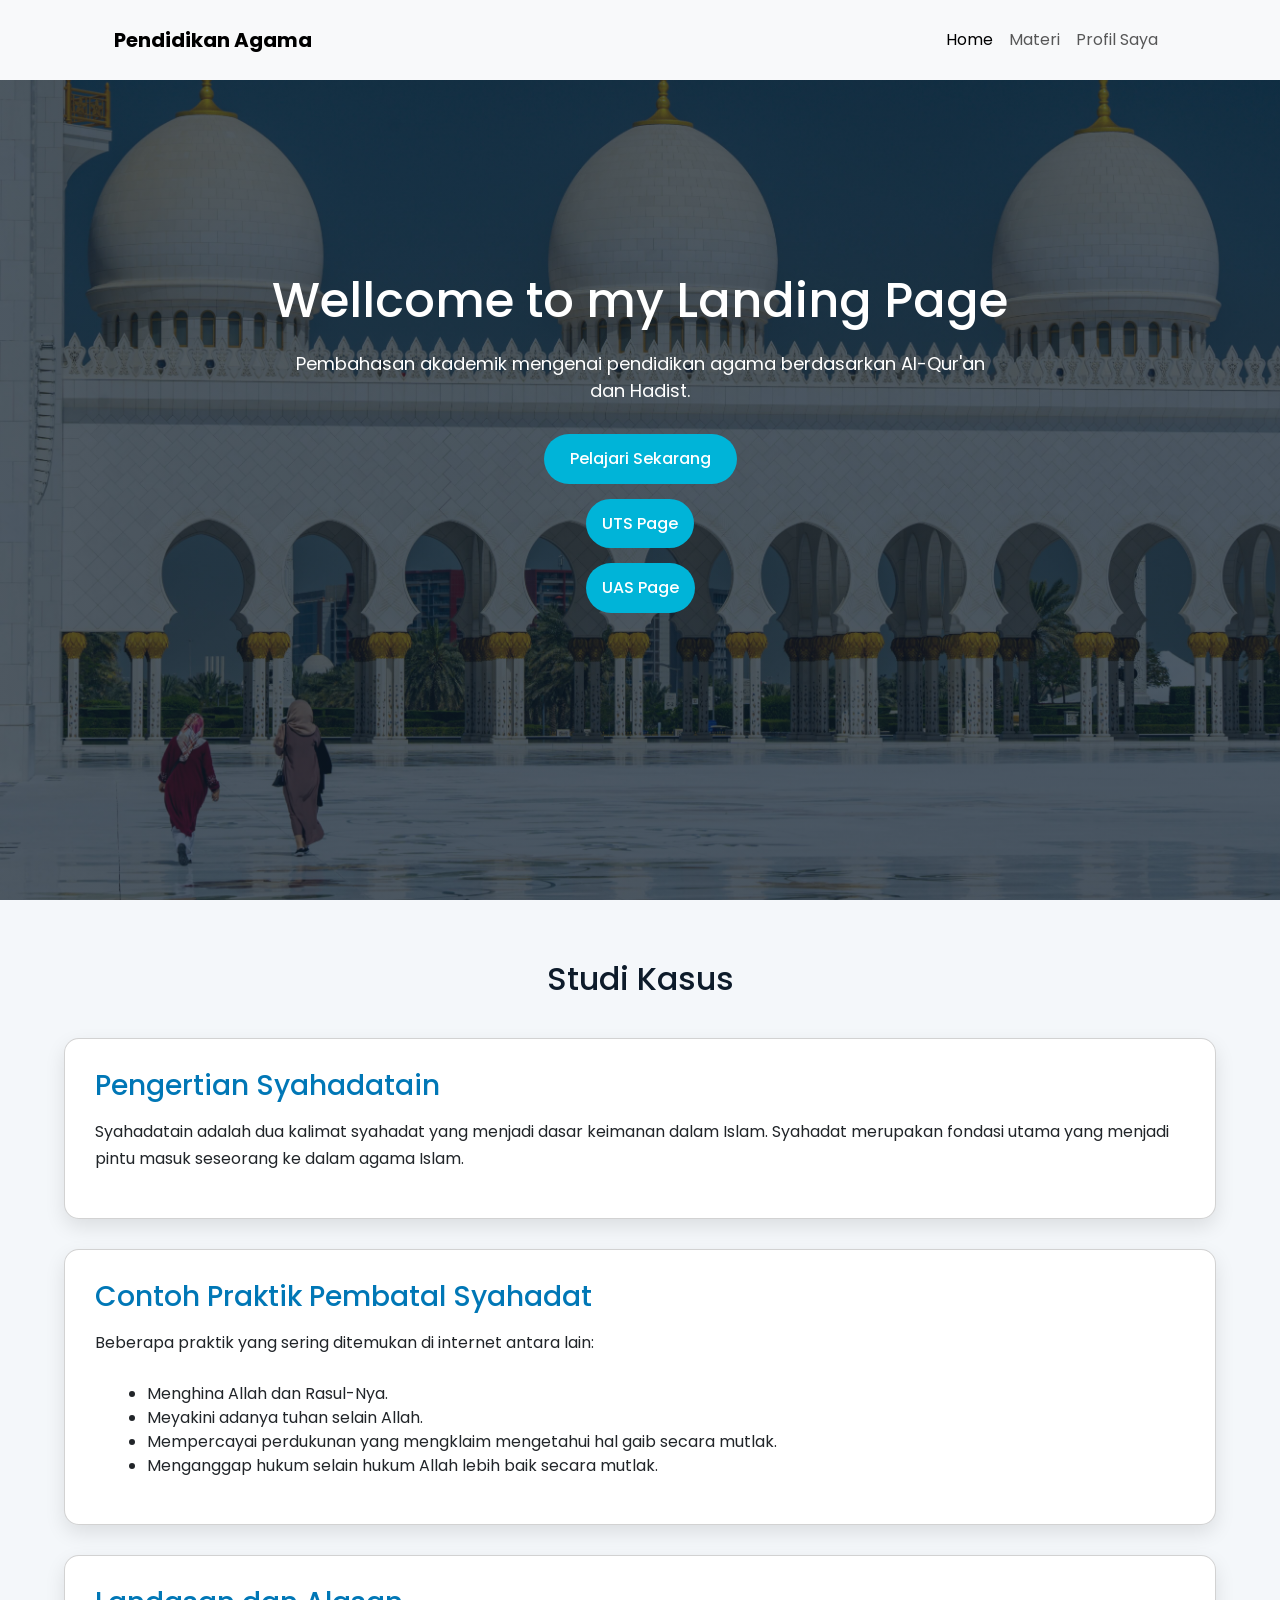
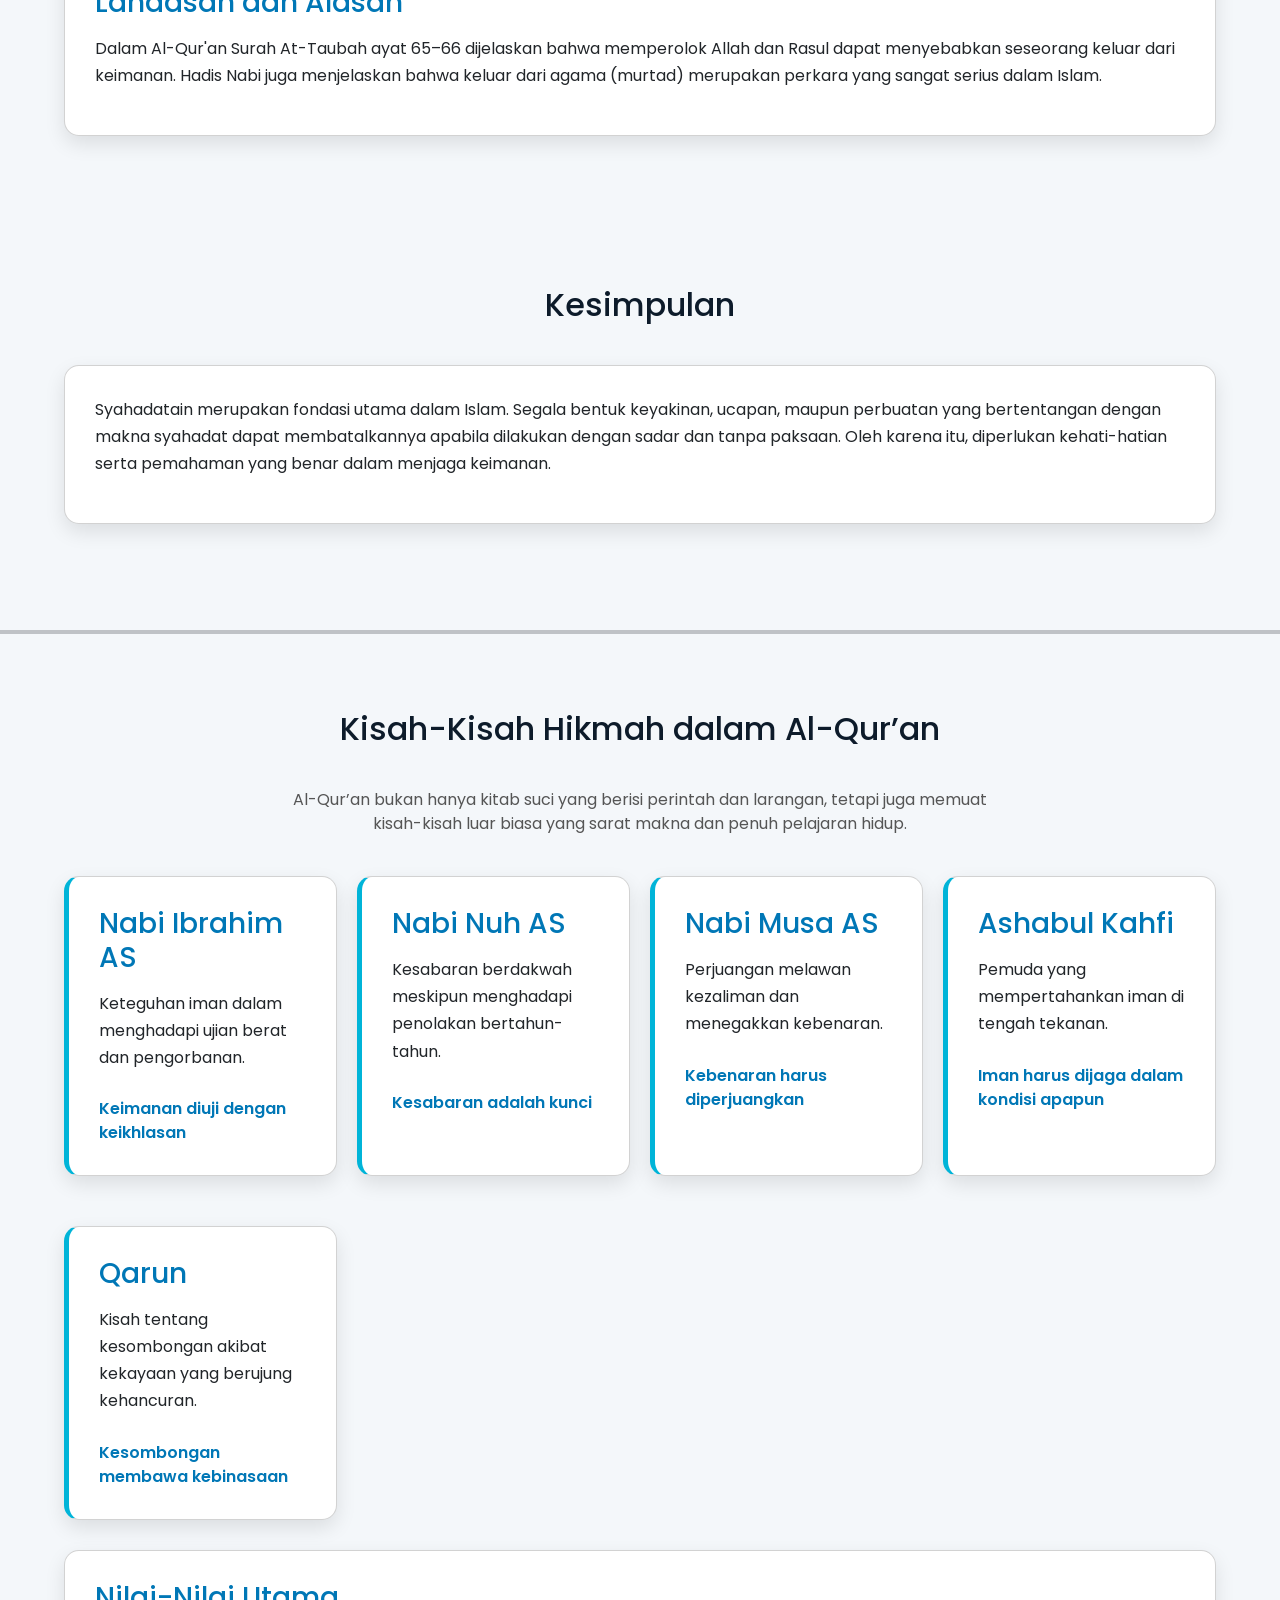
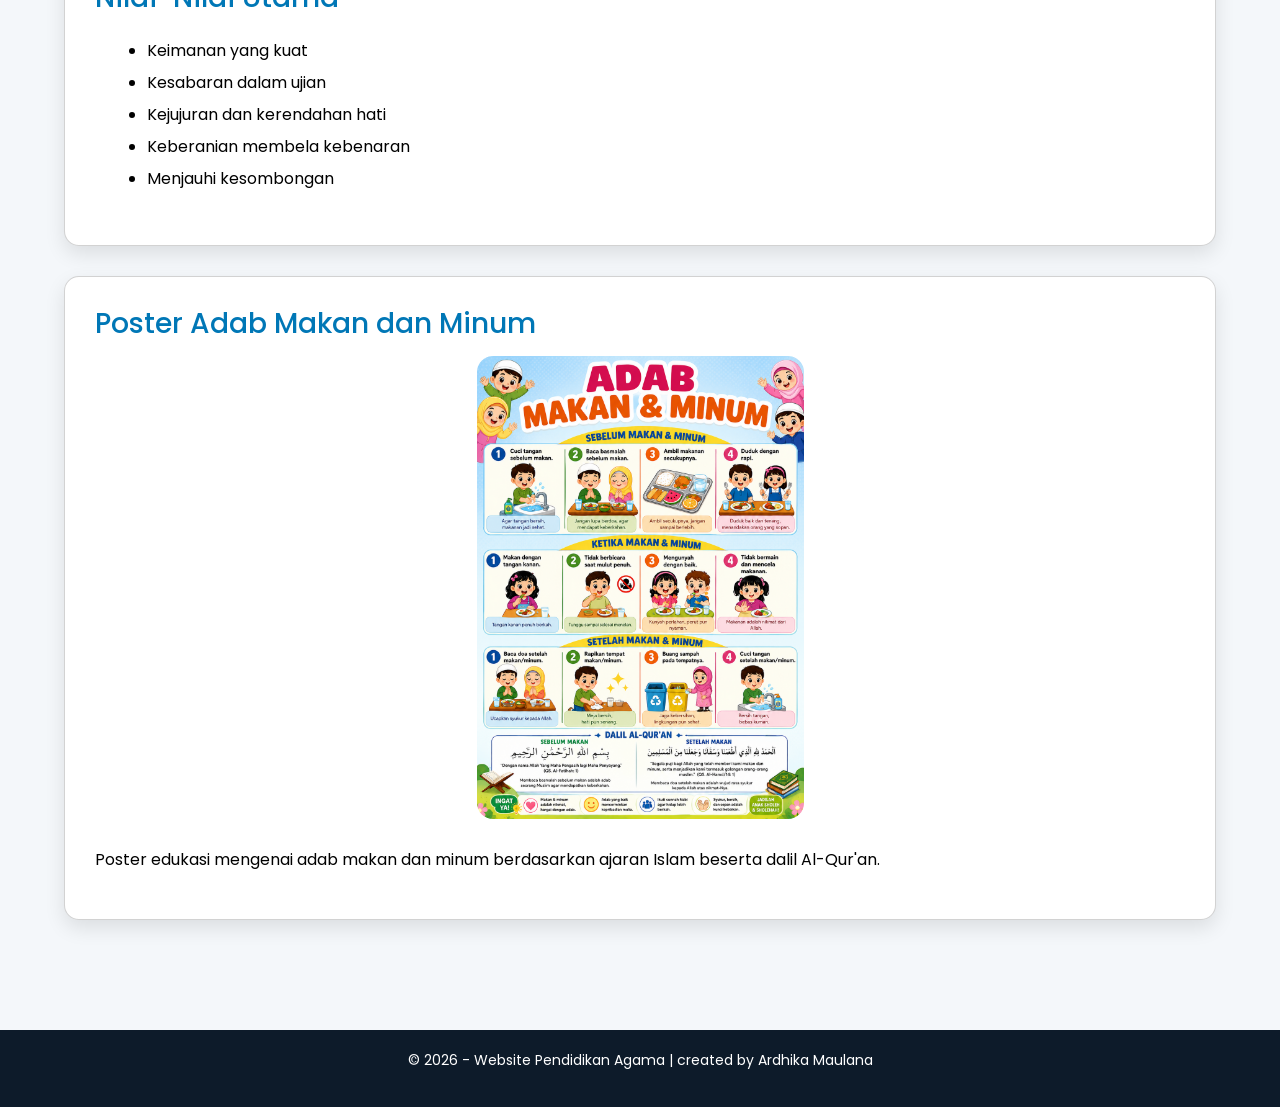
<file: index.html>
<!doctype html>
<html lang="id">
  <head>
    <meta charset="UTF-8" />
    <meta name="viewport" content="width=device-width, initial-scale=1.0" />
    <title>Landing Page</title>
    <link
      href="https://fonts.googleapis.com/css2?family=Poppins:wght@300;400;600;700&display=swap"
      rel="stylesheet"
    />
    <link
      href="https://cdn.jsdelivr.net/npm/bootstrap@5.3.8/dist/css/bootstrap.min.css"
      rel="stylesheet"
      integrity="sha384-sRIl4kxILFvY47J16cr9ZwB07vP4J8+LH7qKQnuqkuIAvNWLzeN8tE5YBujZqJLB"
      crossorigin="anonymous"
    />
    <!-- Link CSS -->
    <link rel="stylesheet" href="style.css" />
  </head>
  <body>
    <nav class="navbar navbar-expand-lg navbar-light bg-light">
      <div class="container-fluid">
        <!-- Brand -->
        <a class="navbar-brand fw-bold" href="#">Pendidikan Agama</a>

        <!-- Toggle Button -->
        <button
          class="navbar-toggler"
          type="button"
          data-bs-toggle="collapse"
          data-bs-target="#navbarNav"
          aria-controls="navbarNav"
          aria-expanded="false"
          aria-label="Toggle navigation"
        >
          <span class="navbar-toggler-icon"></span>
        </button>

        <!-- Menu -->
        <div class="collapse navbar-collapse" id="navbarNav">
          <div class="navbar-nav ms-auto">
            <a class="nav-link active" href="#">Home</a>
            <a class="nav-link" href="#materi">Materi</a>
            <a
              class="nav-link"
              href="https://ardhvka.github.io/muhammadardhikamaulana/portfolio.html"
              >Profil Saya</a
            >
          </div>
        </div>
      </div>
    </nav>

    <!-- HERO SECTION -->
    <section class="hero" id="home">
      <div class="hero-content">
        <h1>Wellcome to my Landing Page</h1>
        <p>
          Pembahasan akademik mengenai pendidikan agama berdasarkan Al-Qur'an
          dan Hadist.
        </p>
        <a href="#materi" class="btn">Pelajari Sekarang</a>
        <a href="uts_page.html" class="btn_uts">UTS Page</a>
         <a href="uas_page.html" class="btn_uts">UAS Page</a>
      </div>
    </section>

    <!-- MATERI -->
    <section class="section" id="materi">
      <h2>Studi Kasus</h2>

      <div class="card">
        <h3>Pengertian Syahadatain</h3>
        <p>
          Syahadatain adalah dua kalimat syahadat yang menjadi dasar keimanan
          dalam Islam. Syahadat merupakan fondasi utama yang menjadi pintu masuk
          seseorang ke dalam agama Islam.
        </p>
      </div>

      <div class="card">
        <h3>Contoh Praktik Pembatal Syahadat</h3>
        <p>Beberapa praktik yang sering ditemukan di internet antara lain:</p>
        <ul>
          <li>Menghina Allah dan Rasul-Nya.</li>
          <li>Meyakini adanya tuhan selain Allah.</li>
          <li>
            Mempercayai perdukunan yang mengklaim mengetahui hal gaib secara
            mutlak.
          </li>
          <li>Menganggap hukum selain hukum Allah lebih baik secara mutlak.</li>
        </ul>
      </div>

      <div class="card">
        <h3>Landasan dan Alasan</h3>
        <p>
          Dalam Al-Qur'an Surah At-Taubah ayat 65–66 dijelaskan bahwa memperolok
          Allah dan Rasul dapat menyebabkan seseorang keluar dari keimanan.
          Hadis Nabi juga menjelaskan bahwa keluar dari agama (murtad) merupakan
          perkara yang sangat serius dalam Islam.
        </p>
      </div>
    </section>

    <!-- KESIMPULAN -->
    <section class="section" id="kesimpulan">
      <h2>Kesimpulan</h2>
      <div class="card">
        <p>
          Syahadatain merupakan fondasi utama dalam Islam. Segala bentuk
          keyakinan, ucapan, maupun perbuatan yang bertentangan dengan makna
          syahadat dapat membatalkannya apabila dilakukan dengan sadar dan tanpa
          paksaan. Oleh karena itu, diperlukan kehati-hatian serta pemahaman
          yang benar dalam menjaga keimanan.
        </p>
      </div>
    </section>
    <hr class="border-4 border-dark" />
    <!-- KISAH HIKMAH -->
    <section class="section hikmah">
      <h2>Kisah-Kisah Hikmah dalam Al-Qur’an</h2>
      <p class="intro">
        Al-Qur’an bukan hanya kitab suci yang berisi perintah dan larangan,
        tetapi juga memuat kisah-kisah luar biasa yang sarat makna dan penuh
        pelajaran hidup.
      </p>

      <div class="grid">
        <div class="card hikmah-card">
          <h3>Nabi Ibrahim AS</h3>
          <p>Keteguhan iman dalam menghadapi ujian berat dan pengorbanan.</p>
          <span>Keimanan diuji dengan keikhlasan</span>
        </div>

        <div class="card hikmah-card">
          <h3>Nabi Nuh AS</h3>
          <p>
            Kesabaran berdakwah meskipun menghadapi penolakan bertahun-tahun.
          </p>
          <span>Kesabaran adalah kunci</span>
        </div>

        <div class="card hikmah-card">
          <h3>Nabi Musa AS</h3>
          <p>Perjuangan melawan kezaliman dan menegakkan kebenaran.</p>
          <span>Kebenaran harus diperjuangkan</span>
        </div>

        <div class="card hikmah-card">
          <h3>Ashabul Kahfi</h3>
          <p>Pemuda yang mempertahankan iman di tengah tekanan.</p>
          <span>Iman harus dijaga dalam kondisi apapun</span>
        </div>

        <div class="card hikmah-card">
          <h3>Qarun</h3>
          <p>
            Kisah tentang kesombongan akibat kekayaan yang berujung kehancuran.
          </p>
          <span>Kesombongan membawa kebinasaan</span>
        </div>
      </div>

      <div class="card highlight">
        <h3>Nilai-Nilai Utama</h3>
        <ul>
          <li>Keimanan yang kuat</li>
          <li>Kesabaran dalam ujian</li>
          <li>Kejujuran dan kerendahan hati</li>
          <li>Keberanian membela kebenaran</li>
          <li>Menjauhi kesombongan</li>
        </ul>
      </div>
      <div class="card highlight">
  <div class="poster">
    <h3>Poster Adab Makan dan Minum</h3>

    <img
      src="img/poster.png"
      alt="Poster Adab Makan dan Minum"
      class="poster-img"
    />

    <p class="poster-caption">
      <br>
      Poster edukasi mengenai adab makan dan minum berdasarkan ajaran Islam
      beserta dalil Al-Qur'an.
    </p>
  </div>
</div>
      </div>
    </section>

    <!-- FOOTER -->
    <footer>
      <p>© 2026 - Website Pendidikan Agama | created by Ardhika Maulana</p>
    </footer>
  </body>
  <!--bootstrapt-->
  <script
    src="https://cdn.jsdelivr.net/npm/bootstrap@5.3.8/dist/js/bootstrap.bundle.min.js"
    integrity="sha384-FKyoEForCGlyvwx9Hj09JcYn3nv7wiPVlz7YYwJrWVcXK/BmnVDxM+D2scQbITxI"
    crossorigin="anonymous"
  ></script>
</html>
</file>
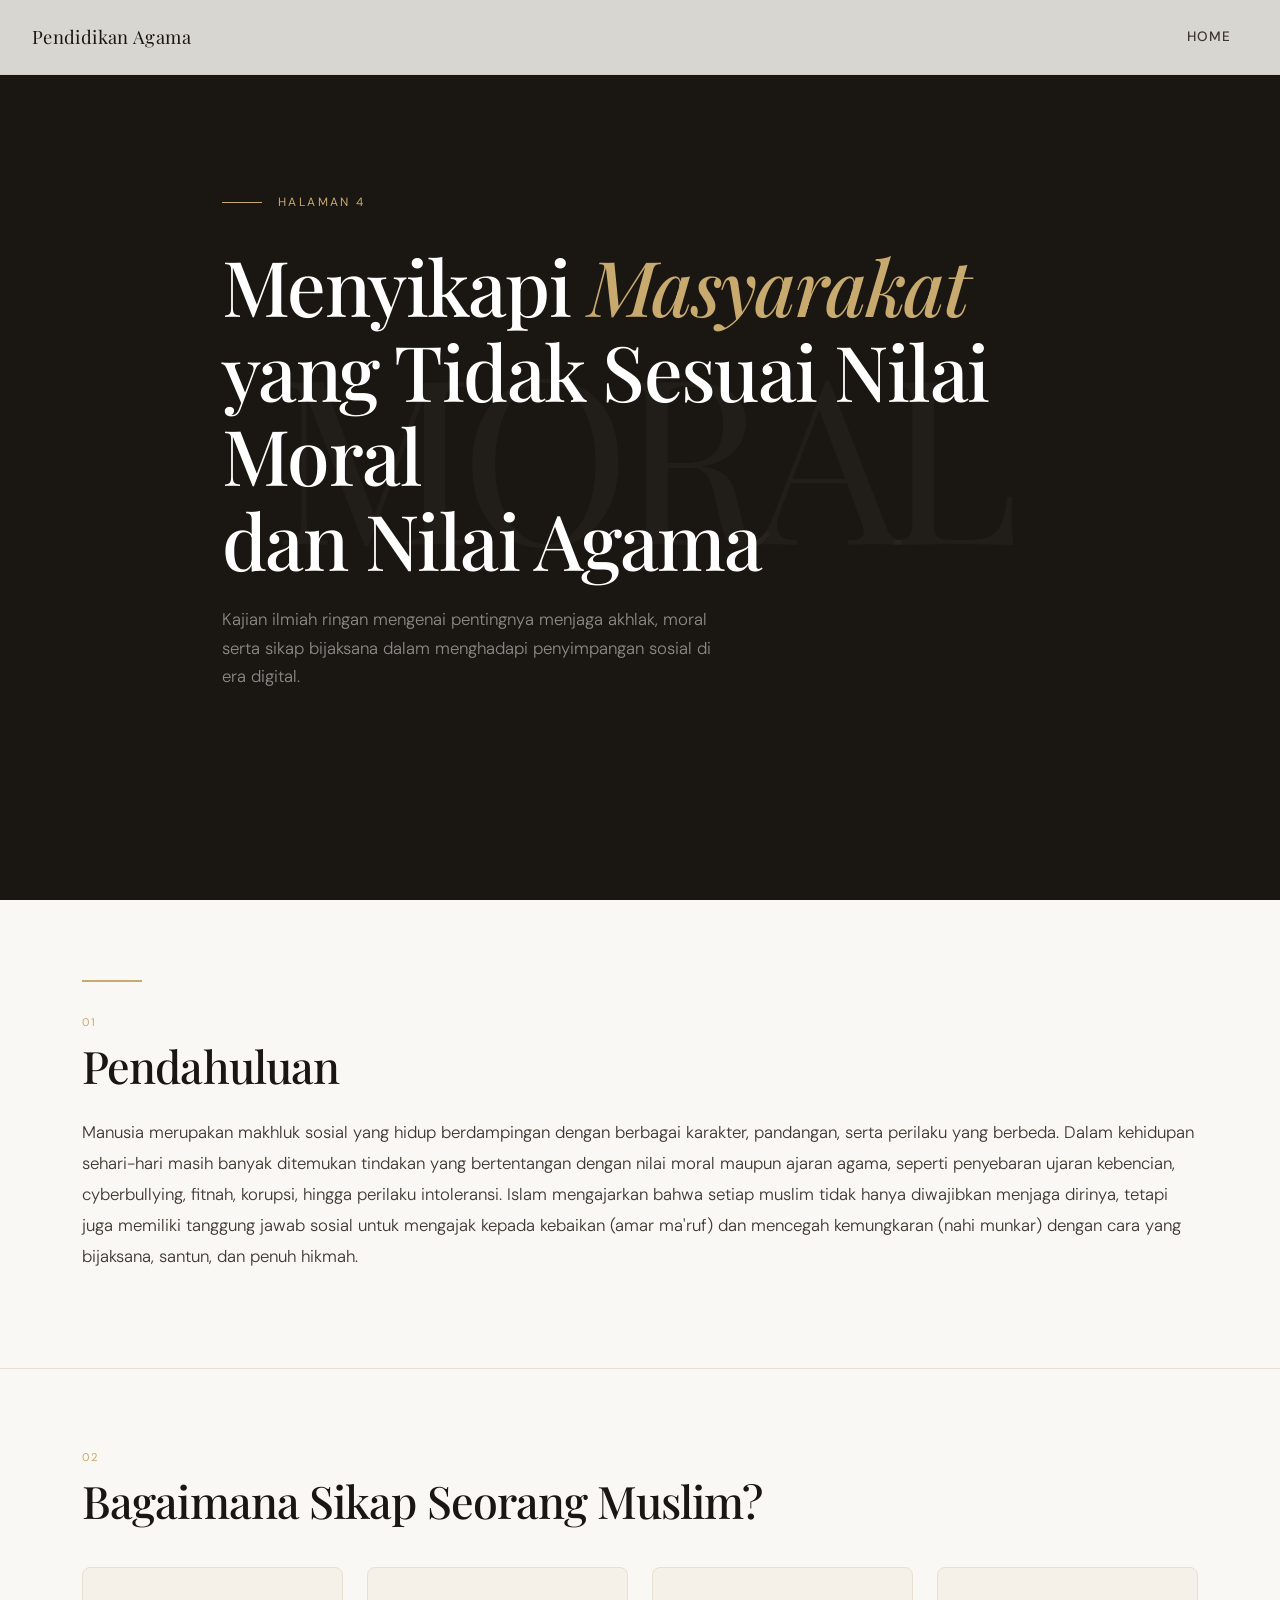
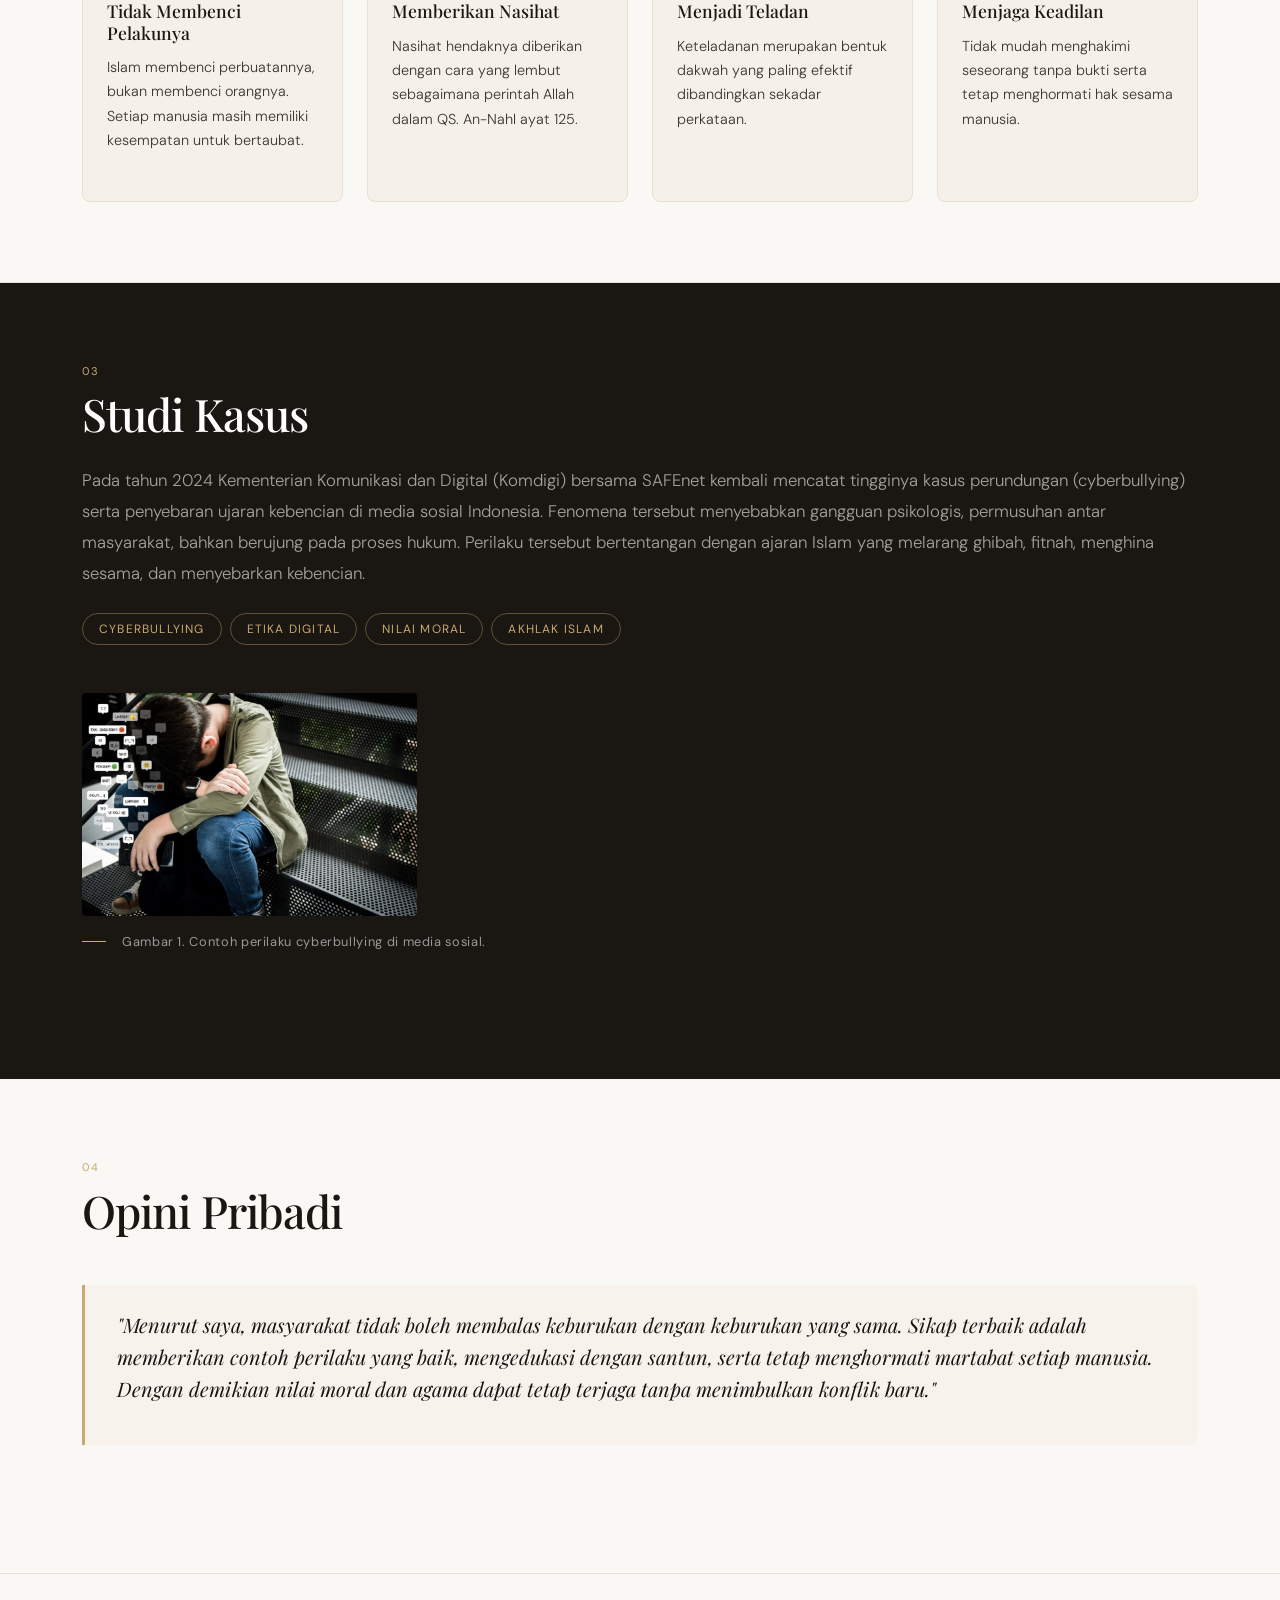
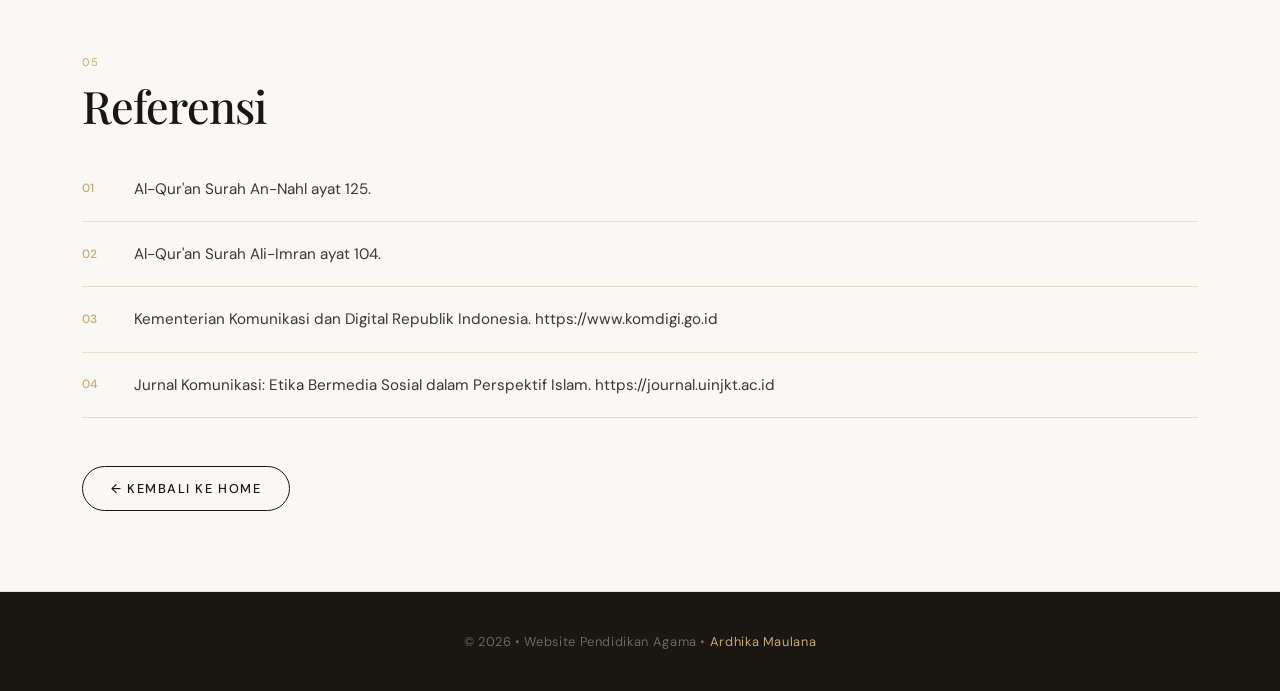
<file: uas_page.html>
<!doctype html>
<html lang="id">
  <head>
    <meta charset="UTF-8" />
    <meta name="viewport" content="width=device-width, initial-scale=1.0" />

    <title>Menyikapi Masyarakat yang Tidak Sesuai Nilai Moral dan Agama</title>

    <!-- Google Font -->
    <link
      href="https://fonts.googleapis.com/css2?family=Playfair+Display:wght@400;600;700&family=DM+Sans:wght@300;400;500&display=swap"
      rel="stylesheet"
    />

    <!-- Bootstrap -->
    <link
      href="https://cdn.jsdelivr.net/npm/bootstrap@5.3.3/dist/css/bootstrap.min.css"
      rel="stylesheet"
    />

    <!-- CSS -->
    <link rel="stylesheet" href="style_uts.css" />
  </head>
  <body>
    <!-- ================= NAVBAR ================= -->

    <nav class="navbar-custom">
      <a href="index.html" class="navbar-brand-custom"> Pendidikan Agama </a>

      <a href="index.html" class="nav-link-custom"> Home </a>
    </nav>

    <!-- ================= HERO ================= -->

    <section class="hero">
      <div class="hero-bg-text">MORAL</div>

      <div class="hero-inner">
        <div class="hero-eyebrow">Halaman 4</div>

        <h1>
          Menyikapi <em>Masyarakat</em><br />
          yang Tidak Sesuai Nilai Moral<br />
          dan Nilai Agama
        </h1>

        <p class="hero-sub">
          Kajian ilmiah ringan mengenai pentingnya menjaga akhlak, moral serta
          sikap bijaksana dalam menghadapi penyimpangan sosial di era digital.
        </p>
      </div>
    </section>

    <div class="content-wrap">
      <!-- ================= PENDAHULUAN ================= -->

      <section class="section-block">
        <div class="container">
          <div class="gold-divider"></div>

          <div class="section-num">01</div>

          <h2 class="section-title">Pendahuluan</h2>

          <p class="section-body">
            Manusia merupakan makhluk sosial yang hidup berdampingan dengan
            berbagai karakter, pandangan, serta perilaku yang berbeda. Dalam
            kehidupan sehari-hari masih banyak ditemukan tindakan yang
            bertentangan dengan nilai moral maupun ajaran agama, seperti
            penyebaran ujaran kebencian, cyberbullying, fitnah, korupsi, hingga
            perilaku intoleransi. Islam mengajarkan bahwa setiap muslim tidak
            hanya diwajibkan menjaga dirinya, tetapi juga memiliki tanggung
            jawab sosial untuk mengajak kepada kebaikan (amar ma'ruf) dan
            mencegah kemungkaran (nahi munkar) dengan cara yang bijaksana,
            santun, dan penuh hikmah.
          </p>
        </div>
      </section>

      <!-- ================= KONSEP ================= -->

      <section class="section-block">
        <div class="container">
          <div class="section-num">02</div>

          <h2 class="section-title">Bagaimana Sikap Seorang Muslim?</h2>

          <div class="cards-grid">
            <div class="info-card">
              <h4>Tidak Membenci Pelakunya</h4>

              <p>
                Islam membenci perbuatannya, bukan membenci orangnya. Setiap
                manusia masih memiliki kesempatan untuk bertaubat.
              </p>
            </div>

            <div class="info-card">
              <h4>Memberikan Nasihat</h4>

              <p>
                Nasihat hendaknya diberikan dengan cara yang lembut sebagaimana
                perintah Allah dalam QS. An-Nahl ayat 125.
              </p>
            </div>

            <div class="info-card">
              <h4>Menjadi Teladan</h4>

              <p>
                Keteladanan merupakan bentuk dakwah yang paling efektif
                dibandingkan sekadar perkataan.
              </p>
            </div>

            <div class="info-card">
              <h4>Menjaga Keadilan</h4>

              <p>
                Tidak mudah menghakimi seseorang tanpa bukti serta tetap
                menghormati hak sesama manusia.
              </p>
            </div>
          </div>
        </div>
      </section>

      <!-- ================= CASE STUDY ================= -->

      <section class="case-study-wrap">
        <div class="container">
          <div class="section-num">03</div>

          <h2 class="section-title">Studi Kasus</h2>

          <p class="section-body">
            Pada tahun 2024 Kementerian Komunikasi dan Digital (Komdigi) bersama
            SAFEnet kembali mencatat tingginya kasus perundungan (cyberbullying)
            serta penyebaran ujaran kebencian di media sosial Indonesia.
            Fenomena tersebut menyebabkan gangguan psikologis, permusuhan antar
            masyarakat, bahkan berujung pada proses hukum. Perilaku tersebut
            bertentangan dengan ajaran Islam yang melarang ghibah, fitnah,
            menghina sesama, dan menyebarkan kebencian.
          </p>

          <div class="tag-list">
            <div class="tag">Cyberbullying</div>

            <div class="tag">Etika Digital</div>

            <div class="tag">Nilai Moral</div>

            <div class="tag">Akhlak Islam</div>
          </div>

          <!-- FOTO -->

          <div class="image-block">
            <img src="img/UAS.jpeg" alt="Cyberbullying" />

            <div class="img-caption">
              <span>
                Gambar 1. Contoh perilaku cyberbullying di media sosial.
              </span>
            </div>
          </div>
        </div>
      </section>

      <!-- ================= OPINI ================= -->

      <section class="section-block">
        <div class="container">
          <div class="section-num">04</div>

          <h2 class="section-title">Opini Pribadi</h2>

          <div class="pullquote">
            <p>
              "Menurut saya, masyarakat tidak boleh membalas keburukan dengan
              keburukan yang sama. Sikap terbaik adalah memberikan contoh
              perilaku yang baik, mengedukasi dengan santun, serta tetap
              menghormati martabat setiap manusia. Dengan demikian nilai moral
              dan agama dapat tetap terjaga tanpa menimbulkan konflik baru."
            </p>
          </div>
        </div>
      </section>

      <!-- ================= REFERENSI ================= -->

      <section class="section-block">
        <div class="container">
          <div class="section-num">05</div>

          <h2 class="section-title">Referensi</h2>

          <div class="ref-item">
            <div class="ref-num">01</div>

            <div class="ref-text">Al-Qur'an Surah An-Nahl ayat 125.</div>
          </div>

          <div class="ref-item">
            <div class="ref-num">02</div>

            <div class="ref-text">Al-Qur'an Surah Ali-Imran ayat 104.</div>
          </div>

          <div class="ref-item">
            <div class="ref-num">03</div>

            <div class="ref-text">
              Kementerian Komunikasi dan Digital Republik Indonesia.
              https://www.komdigi.go.id
            </div>
          </div>

          <div class="ref-item">
            <div class="ref-num">04</div>

            <div class="ref-text">
              Jurnal Komunikasi: Etika Bermedia Sosial dalam Perspektif Islam.
              https://journal.uinjkt.ac.id
            </div>
          </div>

          <a href="index.html" class="btn-back"> ← Kembali ke Home </a>
        </div>
      </section>
    </div>

    <footer>
      © 2026 • Website Pendidikan Agama • <span>Ardhika Maulana</span>
    </footer>
  </body>
</html>
</file>
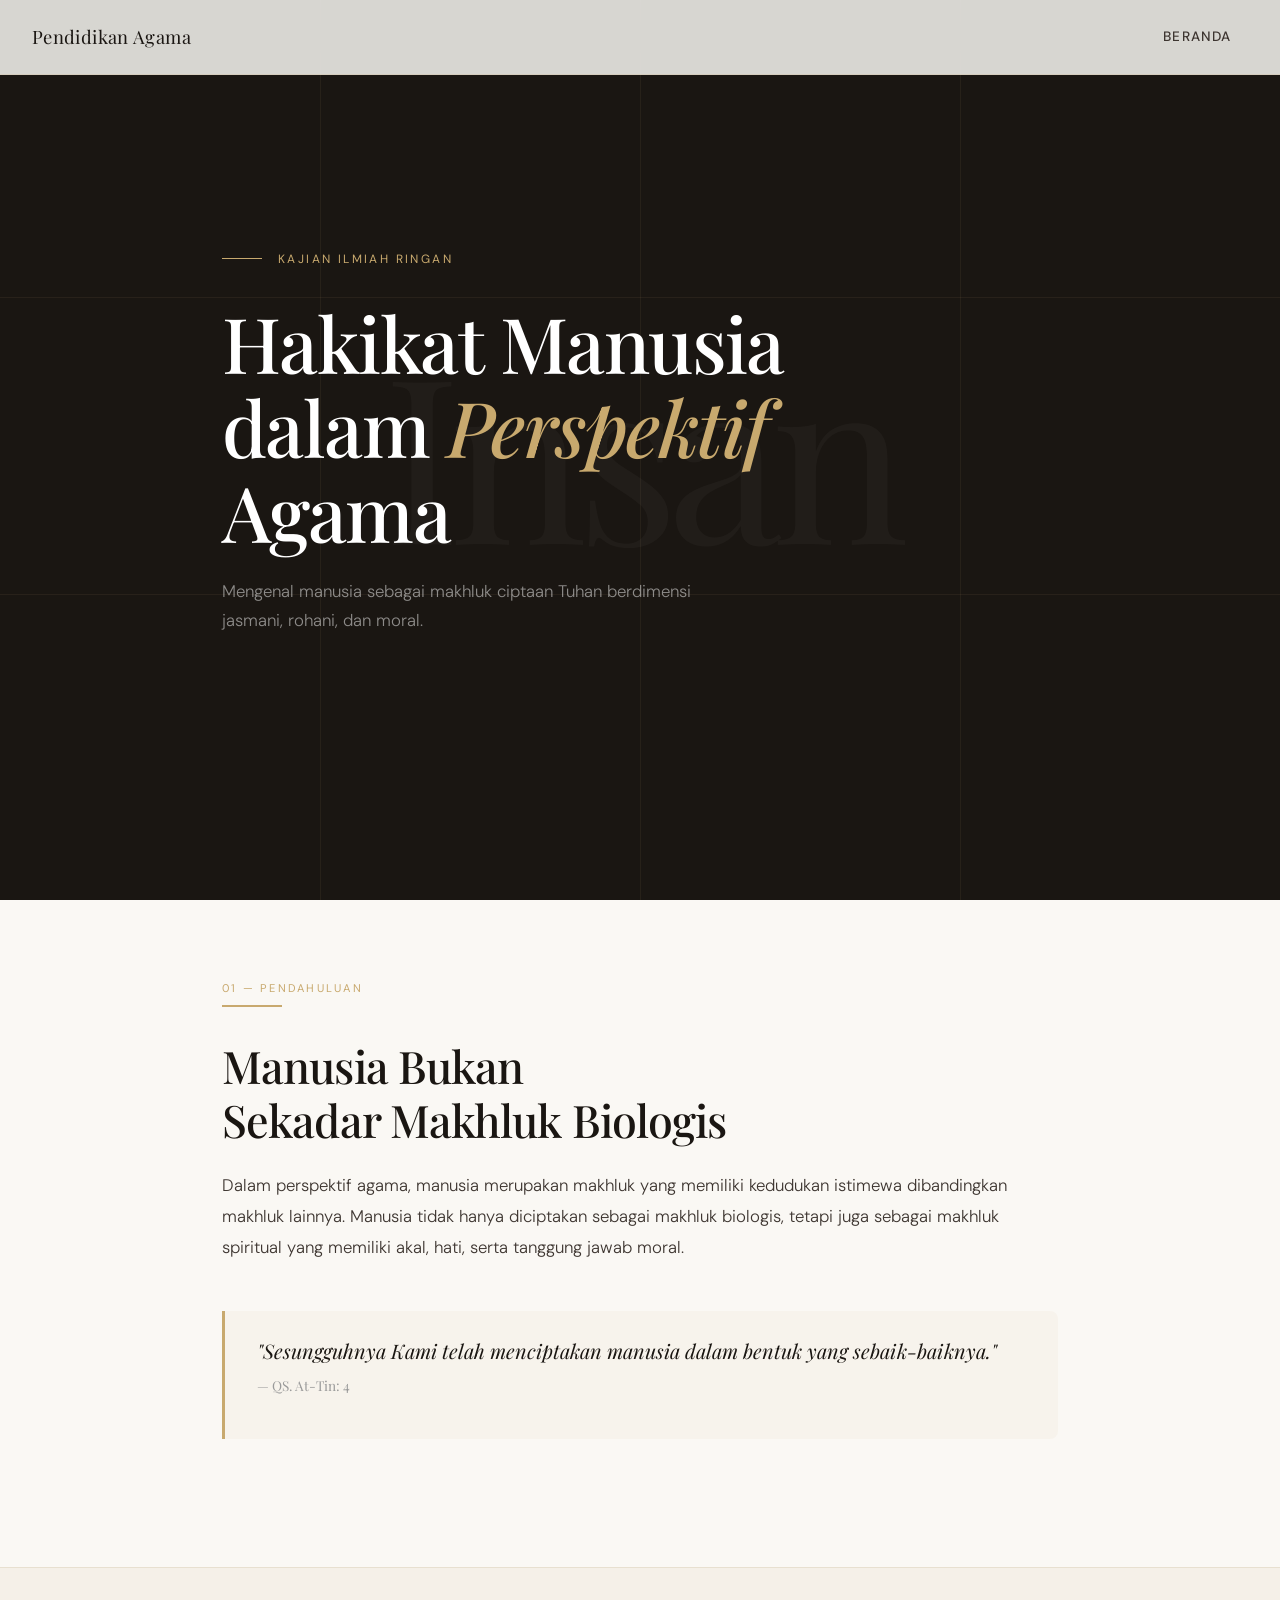
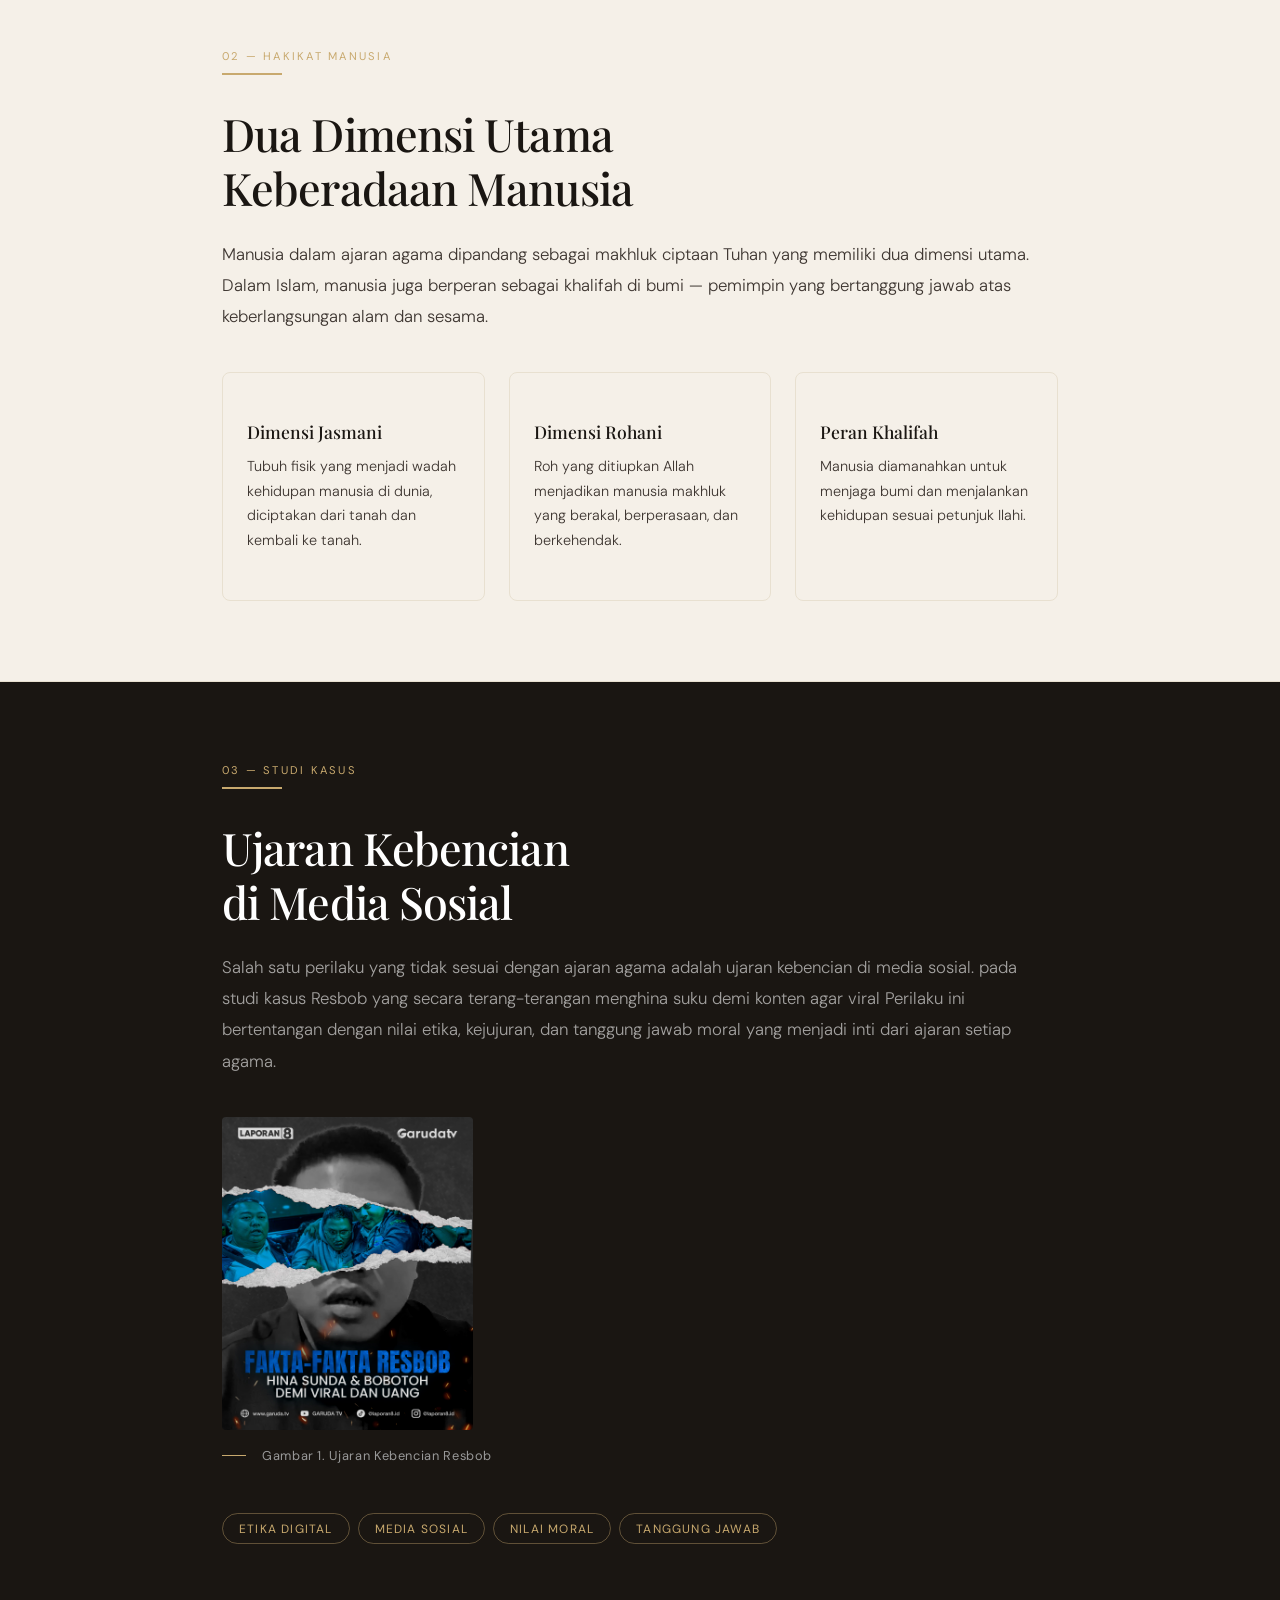
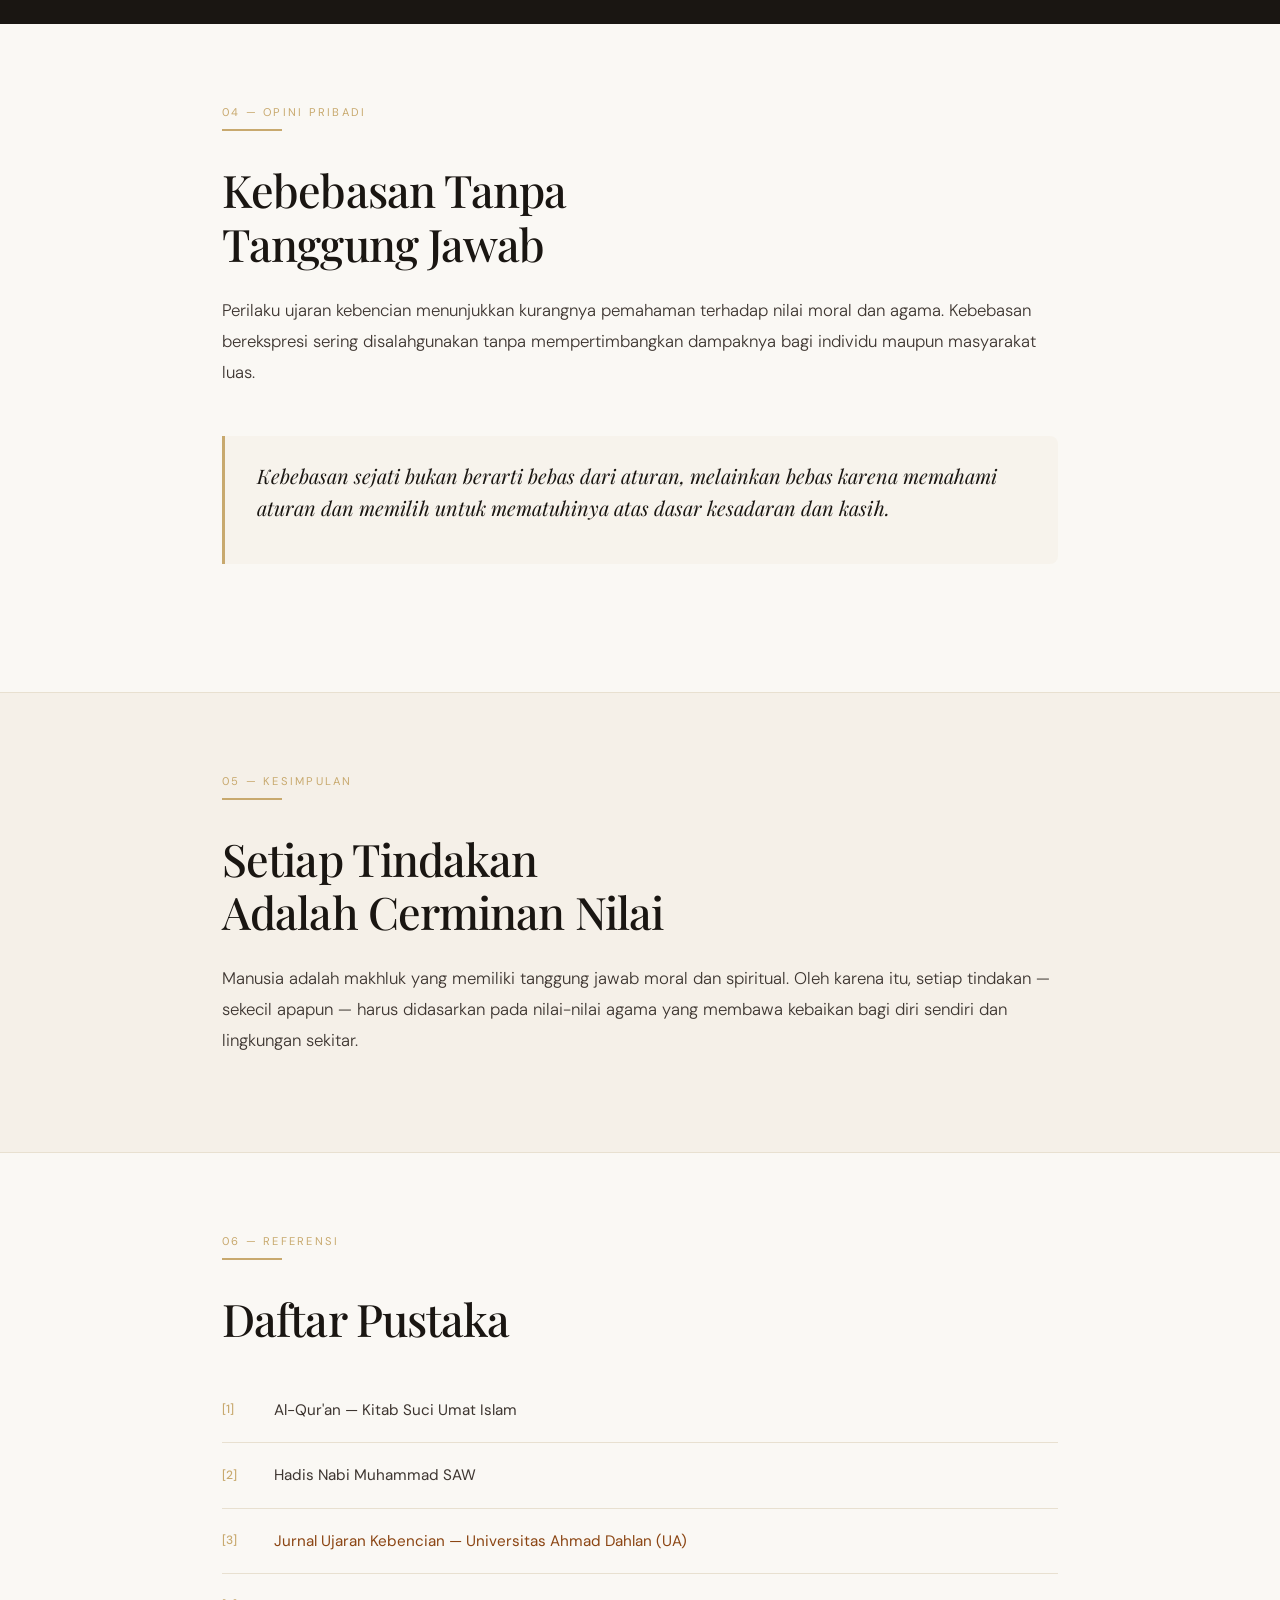
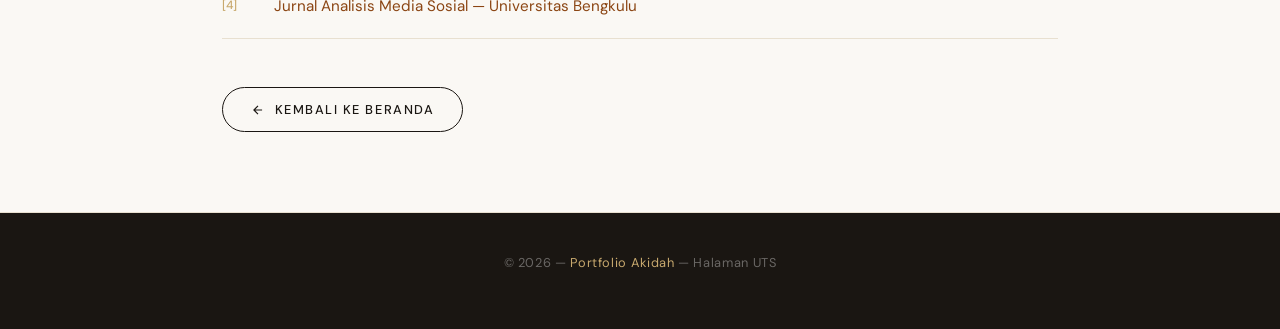
<file: uts_page.html>
<!doctype html>
<html lang="id">
  <head>
    <meta charset="UTF-8" />
    <meta name="viewport" content="width=device-width, initial-scale=1.0" />
    <title>Hakikat Manusia dalam Konteks Agama</title>
    <link
      href="https://cdn.jsdelivr.net/npm/bootstrap@5.3.0/dist/css/bootstrap.min.css"
      rel="stylesheet"
    />
    <link
      href="https://fonts.googleapis.com/css2?family=Playfair+Display:ital,wght@0,400;0,700;1,400&family=DM+Sans:wght@300;400;500&display=swap"
      rel="stylesheet"
    />
    <!-- Link CSS -->
    <link rel="stylesheet" href="style_uts.css" />
  </head>
  <body>
    <!-- NAVBAR -->
    <nav class="navbar-custom">
      <a class="navbar-brand-custom" href="index.html">Pendidikan Agama</a>
      <a class="nav-link-custom" href="index.html">Beranda</a>
    </nav>

    <!-- HERO -->
    <section class="hero">
      <!-- Grid lines -->
      <div class="hero-grid-line v"></div>
      <div class="hero-grid-line v"></div>
      <div class="hero-grid-line v"></div>
      <div class="hero-grid-line h"></div>
      <div class="hero-grid-line h"></div>
      <!-- Big bg text -->
      <div class="hero-bg-text">Insan</div>

      <div class="hero-inner w-100">
        <div class="hero-eyebrow">Kajian Ilmiah Ringan</div>
        <h1>Hakikat Manusia<br />dalam <em>Perspektif</em><br />Agama</h1>
        <p class="hero-sub">
          Mengenal manusia sebagai makhluk ciptaan Tuhan berdimensi jasmani,
          rohani, dan moral.
        </p>
      </div>
    </section>

    <!-- CONTENT -->
    <div class="content-wrap">
      <!-- PENDAHULUAN -->
      <section class="section-block">
        <div class="container" style="max-width: 860px">
          <div class="fade-up">
            <div class="section-num">01 — Pendahuluan</div>
            <div class="gold-divider"></div>
            <h2 class="section-title">
              Manusia Bukan<br />Sekadar Makhluk Biologis
            </h2>
            <p class="section-body">
              Dalam perspektif agama, manusia merupakan makhluk yang memiliki
              kedudukan istimewa dibandingkan makhluk lainnya. Manusia tidak
              hanya diciptakan sebagai makhluk biologis, tetapi juga sebagai
              makhluk spiritual yang memiliki akal, hati, serta tanggung jawab
              moral.
            </p>
            <div class="pullquote">
              <p>
                "Sesungguhnya Kami telah menciptakan manusia dalam bentuk yang
                sebaik-baiknya."<br /><small
                  style="font-size: 0.85rem; color: #999; font-style: normal"
                  >— QS. At-Tin: 4</small
                >
              </p>
            </div>
          </div>
        </div>
      </section>

      <!-- HAKIKAT MANUSIA -->
      <section class="section-block" style="background: var(--sand)">
        <div class="container" style="max-width: 860px">
          <div class="fade-up">
            <div class="section-num">02 — Hakikat Manusia</div>
            <div class="gold-divider"></div>
            <h2 class="section-title">
              Dua Dimensi Utama<br />Keberadaan Manusia
            </h2>
            <p class="section-body">
              Manusia dalam ajaran agama dipandang sebagai makhluk ciptaan Tuhan
              yang memiliki dua dimensi utama. Dalam Islam, manusia juga
              berperan sebagai khalifah di bumi — pemimpin yang bertanggung
              jawab atas keberlangsungan alam dan sesama.
            </p>

            <div class="cards-grid">
              <div class="info-card">
                <span class="card-icon"></span>
                <h4>Dimensi Jasmani</h4>
                <p>
                  Tubuh fisik yang menjadi wadah kehidupan manusia di dunia,
                  diciptakan dari tanah dan kembali ke tanah.
                </p>
              </div>
              <div class="info-card">
                <span class="card-icon"></span>
                <h4>Dimensi Rohani</h4>
                <p>
                  Roh yang ditiupkan Allah menjadikan manusia makhluk yang
                  berakal, berperasaan, dan berkehendak.
                </p>
              </div>
              <div class="info-card">
                <span class="card-icon"></span>
                <h4>Peran Khalifah</h4>
                <p>
                  Manusia diamanahkan untuk menjaga bumi dan menjalankan
                  kehidupan sesuai petunjuk Ilahi.
                </p>
              </div>
            </div>
          </div>
        </div>
      </section>

      <!-- STUDI KASUS -->
      <div class="case-study-wrap">
        <div class="container" style="max-width: 860px">
          <div class="fade-up">
            <div class="section-num">03 — Studi Kasus</div>
            <div class="gold-divider"></div>
            <h2 class="section-title">Ujaran Kebencian<br />di Media Sosial</h2>
            <p class="section-body">
              Salah satu perilaku yang tidak sesuai dengan ajaran agama adalah
              ujaran kebencian di media sosial. pada studi kasus Resbob yang
              secara terang-terangan menghina suku demi konten agar viral
              Perilaku ini bertentangan dengan nilai etika, kejujuran, dan
              tanggung jawab moral yang menjadi inti dari ajaran setiap agama.
            </p>

            <div class="image-block" style="margin-top: 2.5rem">
              <img
                src="img/resbob.jpg"
                alt="Studi Kasus Perilaku Menyimpang"
                style="filter: brightness(0.85) contrast(1.05)"
              />
              <div class="img-caption">
                <span>Gambar 1. Ujaran Kebencian Resbob</span>
              </div>
            </div>

            <div class="tag-list">
              <span class="tag">Etika Digital</span>
              <span class="tag">Media Sosial</span>
              <span class="tag">Nilai Moral</span>
              <span class="tag">Tanggung Jawab</span>
            </div>
          </div>
        </div>
      </div>

      <!-- OPINI PRIBADI -->
      <section class="section-block">
        <div class="container" style="max-width: 860px">
          <div class="fade-up">
            <div class="section-num">04 — Opini Pribadi</div>
            <div class="gold-divider"></div>
            <h2 class="section-title">Kebebasan Tanpa<br />Tanggung Jawab</h2>
            <p class="section-body">
              Perilaku ujaran kebencian menunjukkan kurangnya pemahaman terhadap
              nilai moral dan agama. Kebebasan berekspresi sering disalahgunakan
              tanpa mempertimbangkan dampaknya bagi individu maupun masyarakat
              luas.
            </p>
            <div class="pullquote">
              <p>
                Kebebasan sejati bukan berarti bebas dari aturan, melainkan
                bebas karena memahami aturan dan memilih untuk mematuhinya atas
                dasar kesadaran dan kasih.
              </p>
            </div>
          </div>
        </div>
      </section>

      <!-- KESIMPULAN -->
      <section class="section-block" style="background: var(--sand)">
        <div class="container" style="max-width: 860px">
          <div class="fade-up">
            <div class="section-num">05 — Kesimpulan</div>
            <div class="gold-divider"></div>
            <h2 class="section-title">
              Setiap Tindakan<br />Adalah Cerminan Nilai
            </h2>
            <p class="section-body">
              Manusia adalah makhluk yang memiliki tanggung jawab moral dan
              spiritual. Oleh karena itu, setiap tindakan — sekecil apapun —
              harus didasarkan pada nilai-nilai agama yang membawa kebaikan bagi
              diri sendiri dan lingkungan sekitar.
            </p>
          </div>
        </div>
      </section>

      <!-- REFERENSI -->
      <section class="section-block">
        <div class="container" style="max-width: 860px">
          <div class="fade-up">
            <div class="section-num">06 — Referensi</div>
            <div class="gold-divider"></div>
            <h2 class="section-title">Daftar Pustaka</h2>

            <div style="margin-top: 2rem">
              <div class="ref-item">
                <span class="ref-num">[1]</span>
                <span class="ref-text">Al-Qur'an — Kitab Suci Umat Islam</span>
              </div>
              <div class="ref-item">
                <span class="ref-num">[2]</span>
                <span class="ref-text">Hadis Nabi Muhammad SAW</span>
              </div>
              <div class="ref-item">
                <span class="ref-num">[3]</span>
                <span class="ref-text">
                  <a
                    href="https://journal.ua.ac.id/index.php/jsqt/article/view/230"
                    target="_blank"
                  >
                    Jurnal Ujaran Kebencian — Universitas Ahmad Dahlan (UA)
                  </a>
                </span>
              </div>
              <div class="ref-item">
                <span class="ref-num">[4]</span>
                <span class="ref-text">
                  <a
                    href="https://ejournal.unib.ac.id/index.php/korpus/article/view/6779"
                    target="_blank"
                  >
                    Jurnal Analisis Media Sosial — Universitas Bengkulu
                  </a>
                </span>
              </div>
            </div>

            <a href="index.html" class="btn-back">
              <svg
                viewBox="0 0 24 24"
                fill="none"
                stroke="currentColor"
                stroke-width="2"
              >
                <path d="M19 12H5M12 5l-7 7 7 7" />
              </svg>
              Kembali ke Beranda
            </a>
          </div>
        </div>
      </section>
    </div>
    <!-- end content-wrap -->

    <!-- FOOTER -->
    <footer>
      <p>© 2026 — <span>Portfolio Akidah</span> — Halaman UTS</p>
    </footer>

    <!-- Bootstrap JS -->
    <script src="https://cdn.jsdelivr.net/npm/bootstrap@5.3.0/dist/js/bootstrap.bundle.min.js"></script>

    <script>
      // Scroll fade animation
      const fadeEls = document.querySelectorAll(".fade-up");
      const observer = new IntersectionObserver(
        (entries) => {
          entries.forEach((e) => {
            if (e.isIntersecting) {
              e.target.classList.add("visible");
              observer.unobserve(e.target);
            }
          });
        },
        { threshold: 0.12 },
      );
      fadeEls.forEach((el) => observer.observe(el));

      // Navbar solid on scroll
      const navbar = document.querySelector(".navbar-custom");
      window.addEventListener("scroll", () => {
        if (window.scrollY > 80) {
          navbar.style.borderBottomColor = "rgba(200,169,110,0.3)";
        } else {
          navbar.style.borderBottomColor = "rgba(200,169,110,0.2)";
        }
      });
    </script>
  </body>
</html>
</file>
<file: style.css>
* {
  margin: 0;
  padding: 0;
  box-sizing: border-box;
  font-family: "Poppins", sans-serif;
}

body {
  background-color: #f4f7fa;
  color: #333;
}

/* NAVBAR */
.navbar {
  display: flex;
  justify-content: space-between;
  align-items: center;
  padding: 20px 8%;
  background: #0d1b2a;
  color: white;
  position: fixed;
  width: 100%;
  top: 0;
  z-index: 1000;
}

.navbar h2 {
  font-weight: 600;
}

.navbar ul {
  list-style: none;
  display: flex;
  gap: 20px;
}

.navbar ul li a {
  text-decoration: none;
  color: white;
  font-weight: 400;
  transition: 0.3s;
}

.navbar ul li a:hover {
  color: #00b4d8;
}

/* HERO SECTION */
.hero {
  height: 100vh;
  background:
    linear-gradient(rgba(13, 27, 42, 0.7), rgba(13, 27, 42, 0.7)),
    url("img/bg\ \(1\).jpg");
  background-size: cover;
  background-position: center;
  display: flex;
  align-items: center;
  justify-content: center;
  text-align: center;
  color: white;
  padding: 0 20px;
}

.hero-content h1 {
  font-size: 48px;
  margin-bottom: 20px;
}

.hero-content p {
  font-size: 18px;
  max-width: 700px;
  margin: auto;
  margin-bottom: 30px;
}

.btn {
  padding: 12px 25px;
  background: #00b4d8;
  color: white;
  text-decoration: none;
  border-radius: 30px;
  font-weight: 500;
  transition: 0.3s;
}

.btn:hover {
  background: #0096c7;
}

.btn_uts {
  display: block;
  width: fit-content;
  margin: 15px auto;
  padding: 0.8rem 1rem;
  background: #00b4d8;
  color: white;
  text-decoration: none;
  border-radius: 30px;
  font-weight: 500;
  transition: 0.3s;
}

.btn_uts:hover {
  background: #0096c7;
}

/* CONTENT */
.section {
  padding: 60px 5%;
}

.section h2 {
  text-align: center;
  margin-bottom: 40px;
  font-size: 32px;
  color: #0d1b2a;
}

.card {
  background: white;
  padding: 30px;
  border-radius: 15px;
  box-shadow: 0 8px 20px rgba(0, 0, 0, 0.1);
  margin-bottom: 30px;
  transition: 0.3s;
}

.card:hover {
  transform: translateY(-5px);
}

.card h3 {
  margin-bottom: 15px;
  color: #0077b6;
}

.card p {
  line-height: 1.7;
}

ul {
  margin-left: 20px;
  margin-top: 10px;
}
/* HIKMAH SECTION */
.hikmah .intro {
  text-align: center;
  max-width: 700px;
  margin: auto;
  margin-bottom: 40px;
  color: #555;
}

.grid {
  display: grid;
  grid-template-columns: repeat(auto-fit, minmax(250px, 1fr));
  gap: 20px;
}

.hikmah-card {
  border-left: 5px solid #00b4d8;
  transition: 0.3s;
}

.hikmah-card span {
  display: block;
  margin-top: 10px;
  font-weight: 600;
  color: #0077b6;
}

.hikmah-card:hover {
  transform: scale(1.03);
}

/* HIGHLIGHT BOX */
.highlight {
  background: white;
  color: black;
}

.highlight h3 {
  margin-bottom: 15px;
}

.highlight ul {
  margin-left: 20px;
}

.highlight li {
  margin-bottom: 8px;
}
.poster-img {
  width: 30%;
  max-width: 1000px;
  height: 50%;
  border-radius: 16px;
  display: block;
  margin: 0 auto;
  transition: 0.3s ease;
}

/* FOOTER */
footer {
  background: #0d1b2a;
  color: white;
  text-align: center;
  margin-top: 20px;
  padding: 20px 0;
}

footer p {
  font-size: 14px;
}

/* RESPONSIVE */
@media (max-width: 768px) {
  .hero-content h1 {
    font-size: 32px;
  }

  .navbar ul {
    display: none;
  }
}
</file>
<file: style_uts.css>
/* ============================================
   UTS STYLE — Hakikat Manusia dalam Perspektif Agama
   ============================================ */

/* === CSS VARIABLES === */
:root {
  --sand: #f5f0e8;
  --sand-dark: #e8e0d0;
  --ink: #1a1612;
  --ink-soft: #3d3530;
  --gold: #c8a96e;
  --gold-light: #e5d4b0;
  --cream: #faf8f4;
  --rust: #8b4513;
  --accent: #5c4033;
}

/* === RESET === */
* {
  box-sizing: border-box;
  margin: 0;
  padding: 0;
}

/* === BASE === */
body {
  font-family: "DM Sans", sans-serif;
  background-color: var(--cream);
  color: var(--ink);
  overflow-x: hidden;
}

/* === SCROLLBAR === */
::-webkit-scrollbar {
  width: 4px;
}
::-webkit-scrollbar-track {
  background: var(--sand);
}
::-webkit-scrollbar-thumb {
  background: var(--gold);
  border-radius: 2px;
}

/* ============================================
   NAVBAR
   ============================================ */
.navbar-custom {
  position: fixed;
  top: 0;
  left: 0;
  right: 0;
  z-index: 999;
  padding: 1.2rem 2rem;
  display: flex;
  justify-content: space-between;
  align-items: center;
  background: rgba(250, 248, 244, 0.85);
  backdrop-filter: blur(16px);
  border-bottom: 1px solid rgba(200, 169, 110, 0.2);
  transition: all 0.3s;
}

.navbar-brand-custom {
  font-family: "Playfair Display", serif;
  font-size: 1.15rem;
  color: var(--ink);
  text-decoration: none;
  letter-spacing: 0.02em;
}

.nav-link-custom {
  font-size: 0.85rem;
  font-weight: 500;
  letter-spacing: 0.08em;
  text-transform: uppercase;
  color: var(--ink-soft);
  text-decoration: none;
  padding: 0.4rem 1rem;
  border: 1px solid transparent;
  border-radius: 2rem;
  transition: all 0.25s;
}

.nav-link-custom:hover {
  border-color: var(--gold);
  color: var(--ink);
}

/* ============================================
   HERO
   ============================================ */
.hero {
  min-height: 100vh;
  display: flex;
  align-items: center;
  position: relative;
  background: var(--ink);
  overflow: hidden;
}

.hero-bg-text {
  position: absolute;
  top: 50%;
  left: 50%;
  transform: translate(-50%, -50%);
  font-family: "Playfair Display", serif;
  font-size: clamp(8rem, 18vw, 20rem);
  color: rgba(255, 255, 255, 0.03);
  white-space: nowrap;
  pointer-events: none;
  letter-spacing: -0.05em;
  line-height: 1;
}

.hero-grid-line {
  position: absolute;
  background: rgba(200, 169, 110, 0.08);
}
.hero-grid-line.v {
  width: 1px;
  height: 100%;
  top: 0;
}
.hero-grid-line.h {
  height: 1px;
  width: 100%;
  left: 0;
}
.hero-grid-line:nth-child(1) {
  left: 25%;
}
.hero-grid-line:nth-child(2) {
  left: 50%;
}
.hero-grid-line:nth-child(3) {
  left: 75%;
}
.hero-grid-line:nth-child(4) {
  top: 33%;
}
.hero-grid-line:nth-child(5) {
  top: 66%;
}

.hero-inner {
  position: relative;
  z-index: 2;
  padding: 2rem;
  max-width: 900px;
  margin: 0 auto;
}

.hero-eyebrow {
  font-size: 0.75rem;
  letter-spacing: 0.2em;
  text-transform: uppercase;
  color: var(--gold);
  margin-bottom: 2rem;
  display: flex;
  align-items: center;
  gap: 1rem;
}

.hero-eyebrow::before {
  content: "";
  display: block;
  width: 40px;
  height: 1px;
  background: var(--gold);
}

.hero h1 {
  font-family: "Playfair Display", serif;
  font-size: clamp(2.5rem, 6vw, 5rem);
  color: #fff;
  line-height: 1.1;
  letter-spacing: -0.02em;
  margin-bottom: 1.5rem;
}

.hero h1 em {
  color: var(--gold);
  font-style: italic;
}

.hero-sub {
  font-size: 1.05rem;
  color: rgba(255, 255, 255, 0.5);
  font-weight: 300;
  max-width: 500px;
  line-height: 1.7;
}

.hero-scroll {
  margin-top: 4rem;
  display: flex;
  align-items: center;
  gap: 1rem;
  color: rgba(255, 255, 255, 0.3);
  font-size: 0.75rem;
  letter-spacing: 0.15em;
  text-transform: uppercase;
}

.hero-scroll-line {
  width: 60px;
  height: 1px;
  background: rgba(255, 255, 255, 0.2);
  position: relative;
  overflow: hidden;
}

.hero-scroll-line::after {
  content: "";
  position: absolute;
  top: 0;
  left: -100%;
  width: 100%;
  height: 100%;
  background: var(--gold);
  animation: scanline 2s ease-in-out infinite;
}

@keyframes scanline {
  0% {
    left: -100%;
  }
  100% {
    left: 100%;
  }
}

/* ============================================
   CONTENT WRAPPER
   ============================================ */
.content-wrap {
  background: var(--cream);
  position: relative;
}

/* ============================================
   SECTION
   ============================================ */
.section-block {
  padding: 5rem 0;
  border-bottom: 1px solid var(--sand-dark);
}

.section-num {
  font-size: 0.7rem;
  letter-spacing: 0.2em;
  text-transform: uppercase;
  color: var(--gold);
  margin-bottom: 0.5rem;
}

.section-title {
  font-family: "Playfair Display", serif;
  font-size: clamp(1.8rem, 4vw, 2.8rem);
  color: var(--ink);
  line-height: 1.2;
  letter-spacing: -0.02em;
  margin-bottom: 1.5rem;
}

.section-body {
  font-size: 1.05rem;
  line-height: 1.85;
  color: var(--ink-soft);
  font-weight: 300;
}

/* ============================================
   PULLQUOTE
   ============================================ */
.pullquote {
  border-left: 3px solid var(--gold);
  padding: 1.5rem 2rem;
  margin: 3rem 0;
  background: rgba(200, 169, 110, 0.06);
  border-radius: 0 8px 8px 0;
}

.pullquote p {
  font-family: "Playfair Display", serif;
  font-size: 1.25rem;
  color: var(--ink);
  line-height: 1.6;
  font-style: italic;
}

/* ============================================
   IMAGE BLOCK
   ============================================ */
.image-block {
  position: relative;
  margin: 3rem auto;
}

.image-block img {
  width: 30%;
  height: 50%;
  object-fit: cover;
  border-radius: 4px;
  display: block;
}

.image-block .img-caption {
  display: flex;
  align-items: center;
  gap: 1rem;
  margin-top: 1rem;
}

.image-block .img-caption::before {
  content: "";
  display: block;
  width: 24px;
  height: 1px;
  background: var(--gold);
}

.image-block .img-caption span {
  font-size: 0.8rem;
  color: #999;
  letter-spacing: 0.05em;
}

/* ============================================
   CARDS GRID
   ============================================ */
.cards-grid {
  display: grid;
  grid-template-columns: repeat(auto-fit, minmax(220px, 1fr));
  gap: 1.5rem;
  margin-top: 2.5rem;
}

.info-card {
  background: var(--sand);
  border-radius: 8px;
  padding: 2rem 1.5rem;
  border: 1px solid var(--sand-dark);
  transition:
    transform 0.3s,
    box-shadow 0.3s;
}

.info-card:hover {
  transform: translateY(-4px);
  box-shadow: 0 16px 40px rgba(0, 0, 0, 0.08);
}

.info-card .card-icon {
  font-size: 1.5rem;
  margin-bottom: 1rem;
  display: block;
}

.info-card h4 {
  font-family: "Playfair Display", serif;
  font-size: 1.1rem;
  color: var(--ink);
  margin-bottom: 0.75rem;
}

.info-card p {
  font-size: 0.9rem;
  color: var(--ink-soft);
  line-height: 1.7;
  font-weight: 300;
}

/* ============================================
   CASE STUDY SECTION
   ============================================ */
.case-study-wrap {
  background: var(--ink);
  color: #fff;
  padding: 5rem 0;
}

.case-study-wrap .section-num {
  color: var(--gold);
}
.case-study-wrap .section-title {
  color: #fff;
}
.case-study-wrap .section-body {
  color: rgba(255, 255, 255, 0.6);
}

.tag-list {
  display: flex;
  flex-wrap: wrap;
  gap: 0.5rem;
  margin-top: 1.5rem;
}

.tag {
  font-size: 0.75rem;
  letter-spacing: 0.1em;
  text-transform: uppercase;
  padding: 0.35rem 1rem;
  border: 1px solid rgba(200, 169, 110, 0.4);
  border-radius: 2rem;
  color: var(--gold);
}

/* ============================================
   REFERENCES
   ============================================ */
.ref-item {
  display: flex;
  align-items: flex-start;
  gap: 1.25rem;
  padding: 1.25rem 0;
  border-bottom: 1px solid var(--sand-dark);
}

.ref-num {
  font-size: 0.75rem;
  color: var(--gold);
  font-weight: 500;
  min-width: 2rem;
  margin-top: 0.15rem;
}

.ref-text {
  font-size: 0.95rem;
  color: var(--ink-soft);
  line-height: 1.6;
}

.ref-text a {
  color: var(--rust);
  text-decoration: none;
}

.ref-text a:hover {
  text-decoration: underline;
}

/* ============================================
   BACK BUTTON
   ============================================ */
.btn-back {
  display: inline-flex;
  align-items: center;
  gap: 0.6rem;
  font-size: 0.8rem;
  letter-spacing: 0.12em;
  text-transform: uppercase;
  font-weight: 500;
  color: var(--ink);
  text-decoration: none;
  padding: 0.75rem 1.75rem;
  border: 1px solid var(--ink);
  border-radius: 2rem;
  transition: all 0.25s;
  margin-top: 3rem;
}

.btn-back:hover {
  background: var(--ink);
  color: var(--cream);
}

.btn-back svg {
  width: 14px;
  height: 14px;
}

/* ============================================
   GOLD DIVIDER
   ============================================ */
.gold-divider {
  width: 60px;
  height: 2px;
  background: var(--gold);
  margin-bottom: 2rem;
}

/* ============================================
   SCROLL ANIMATION
   ============================================ */
.fade-up {
  opacity: 0;
  transform: translateY(30px);
  transition:
    opacity 0.7s ease,
    transform 0.7s ease;
}

.fade-up.visible {
  opacity: 1;
  transform: translateY(0);
}

/* ============================================
   FOOTER
   ============================================ */
footer {
  background: var(--ink);
  color: rgba(255, 255, 255, 0.35);
  text-align: center;
  padding: 2.5rem;
  font-size: 0.8rem;
  letter-spacing: 0.05em;
}

footer span {
  color: var(--gold);
}

/* ============================================
   RESPONSIVE
   ============================================ */
@media (max-width: 768px) {
  .navbar-custom {
    padding: 1rem 1.25rem;
  }
  .hero-inner {
    padding: 2rem 1.25rem;
  }
  .section-block {
    padding: 3.5rem 0;
  }
  .image-block img {
    height: 260px;
  }
}
</file>
